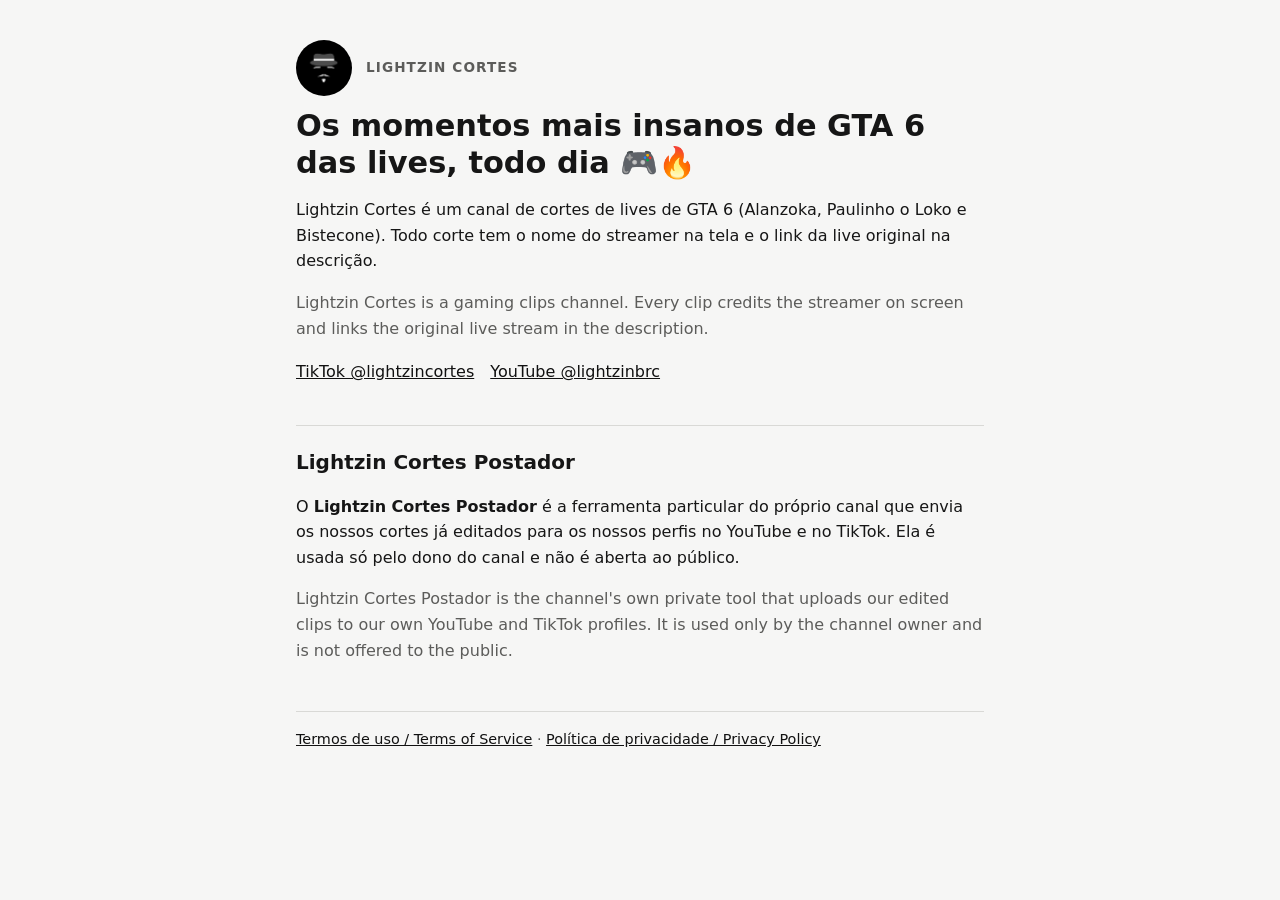
<file: index.html>
<!doctype html>
<html lang="pt-BR">
<head>
<meta charset="utf-8">
<meta name="viewport" content="width=device-width, initial-scale=1">
<title>Lightzin Cortes</title>
<meta name="description" content="Lightzin Cortes: os momentos mais insanos de GTA 6 das lives, todo dia.">
<link rel="icon" href="logo.jpg">
<link rel="stylesheet" href="estilo.css">
</head>
<body>
<main>
  <header><img src="logo.jpg" alt="Logo do Lightzin Cortes"><div class="marca">Lightzin Cortes</div></header>
  <h1>Os momentos mais insanos de GTA 6 das lives, todo dia 🎮🔥</h1>
  <p>Lightzin Cortes é um canal de cortes de lives de GTA 6 (Alanzoka, Paulinho o Loko e Bistecone). Todo corte tem o nome do streamer na tela e o link da live original na descrição.</p>
  <p class="en">Lightzin Cortes is a gaming clips channel. Every clip credits the streamer on screen and links the original live stream in the description.</p>
  <nav>
    <a href="https://www.tiktok.com/@lightzincortes">TikTok @lightzincortes</a>
    <a href="https://www.youtube.com/@lightzinbrc">YouTube @lightzinbrc</a>
  </nav>
  <h2>Lightzin Cortes Postador</h2>
  <p>O <strong>Lightzin Cortes Postador</strong> é a ferramenta particular do próprio canal que envia os nossos cortes já editados para os nossos perfis no YouTube e no TikTok. Ela é usada só pelo dono do canal e não é aberta ao público.</p>
  <p class="en">Lightzin Cortes Postador is the channel's own private tool that uploads our edited clips to our own YouTube and TikTok profiles. It is used only by the channel owner and is not offered to the public.</p>
  <footer>
    <a href="termos.html">Termos de uso / Terms of Service</a> ·
    <a href="privacidade.html">Política de privacidade / Privacy Policy</a>
  </footer>
</main>
</body>
</html>
</file>
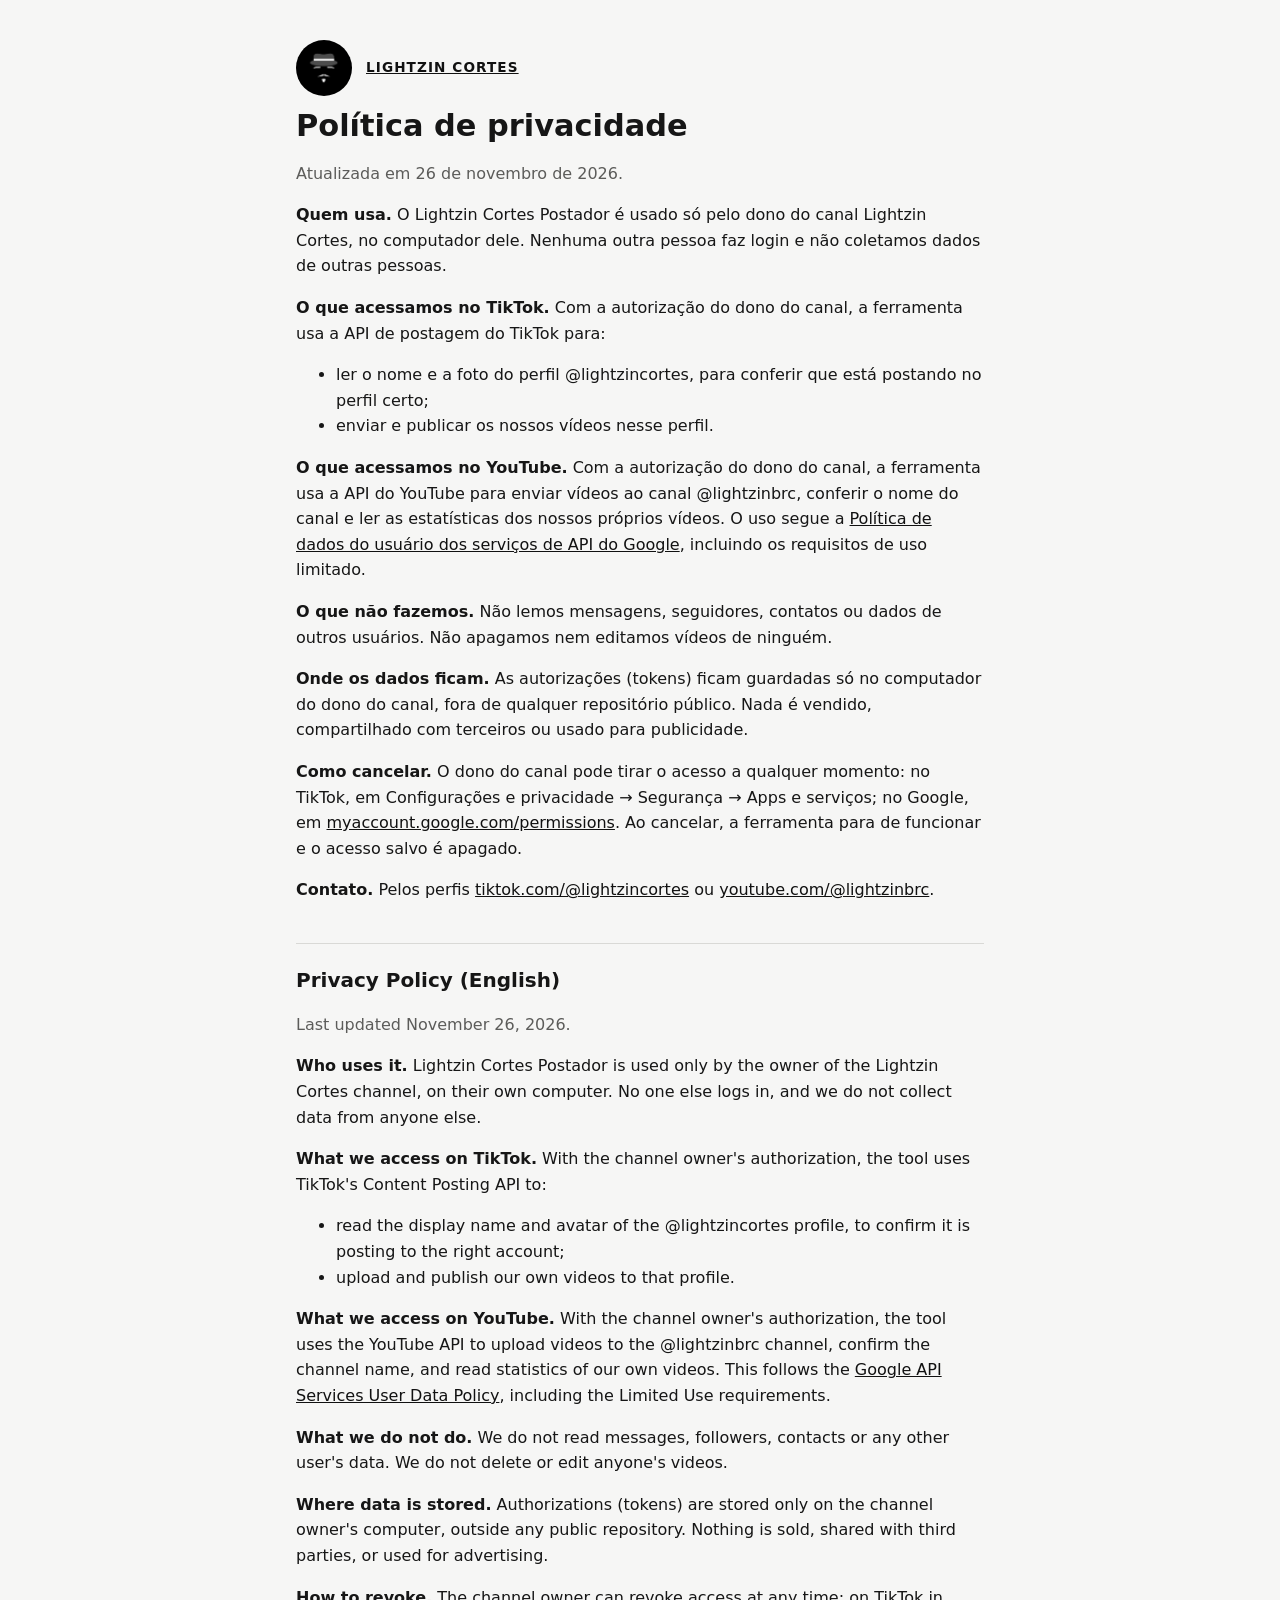
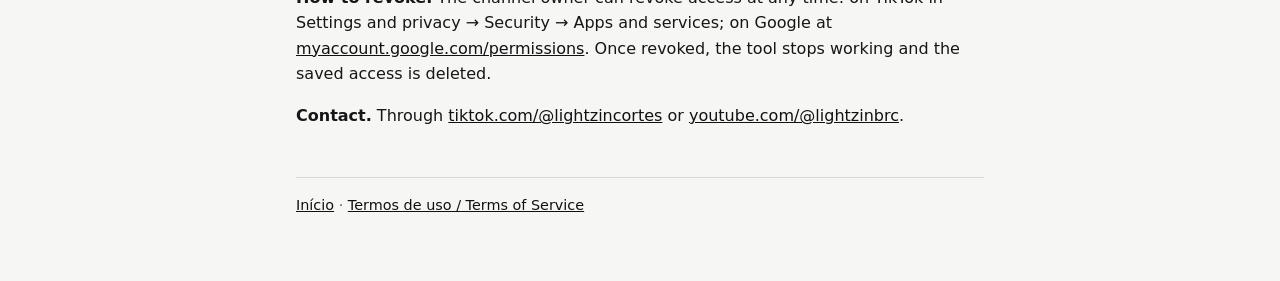
<file: privacidade.html>
<!doctype html>
<html lang="pt-BR">
<head>
<meta charset="utf-8">
<meta name="viewport" content="width=device-width, initial-scale=1">
<title>Política de privacidade · Lightzin Cortes</title>
<link rel="icon" href="logo.jpg">
<link rel="stylesheet" href="estilo.css">
</head>
<body>
<main>
  <header><img src="logo.jpg" alt="Logo do Lightzin Cortes"><div class="marca"><a href="./">Lightzin Cortes</a></div></header>
  <h1>Política de privacidade</h1>
  <p class="data">Atualizada em 26 de novembro de 2026.</p>

  <p><strong>Quem usa.</strong> O Lightzin Cortes Postador é usado só pelo dono do canal Lightzin Cortes, no computador dele. Nenhuma outra pessoa faz login e não coletamos dados de outras pessoas.</p>
  <p><strong>O que acessamos no TikTok.</strong> Com a autorização do dono do canal, a ferramenta usa a API de postagem do TikTok para:</p>
  <ul>
    <li>ler o nome e a foto do perfil @lightzincortes, para conferir que está postando no perfil certo;</li>
    <li>enviar e publicar os nossos vídeos nesse perfil.</li>
  </ul>
  <p><strong>O que acessamos no YouTube.</strong> Com a autorização do dono do canal, a ferramenta usa a API do YouTube para enviar vídeos ao canal @lightzinbrc, conferir o nome do canal e ler as estatísticas dos nossos próprios vídeos. O uso segue a <a href="https://developers.google.com/terms/api-services-user-data-policy">Política de dados do usuário dos serviços de API do Google</a>, incluindo os requisitos de uso limitado.</p>
  <p><strong>O que não fazemos.</strong> Não lemos mensagens, seguidores, contatos ou dados de outros usuários. Não apagamos nem editamos vídeos de ninguém.</p>
  <p><strong>Onde os dados ficam.</strong> As autorizações (tokens) ficam guardadas só no computador do dono do canal, fora de qualquer repositório público. Nada é vendido, compartilhado com terceiros ou usado para publicidade.</p>
  <p><strong>Como cancelar.</strong> O dono do canal pode tirar o acesso a qualquer momento: no TikTok, em Configurações e privacidade → Segurança → Apps e serviços; no Google, em <a href="https://myaccount.google.com/permissions">myaccount.google.com/permissions</a>. Ao cancelar, a ferramenta para de funcionar e o acesso salvo é apagado.</p>
  <p><strong>Contato.</strong> Pelos perfis <a href="https://www.tiktok.com/@lightzincortes">tiktok.com/@lightzincortes</a> ou <a href="https://www.youtube.com/@lightzinbrc">youtube.com/@lightzinbrc</a>.</p>

  <h2 lang="en">Privacy Policy (English)</h2>
  <div lang="en">
  <p class="data">Last updated November 26, 2026.</p>
  <p><strong>Who uses it.</strong> Lightzin Cortes Postador is used only by the owner of the Lightzin Cortes channel, on their own computer. No one else logs in, and we do not collect data from anyone else.</p>
  <p><strong>What we access on TikTok.</strong> With the channel owner's authorization, the tool uses TikTok's Content Posting API to:</p>
  <ul>
    <li>read the display name and avatar of the @lightzincortes profile, to confirm it is posting to the right account;</li>
    <li>upload and publish our own videos to that profile.</li>
  </ul>
  <p><strong>What we access on YouTube.</strong> With the channel owner's authorization, the tool uses the YouTube API to upload videos to the @lightzinbrc channel, confirm the channel name, and read statistics of our own videos. This follows the <a href="https://developers.google.com/terms/api-services-user-data-policy">Google API Services User Data Policy</a>, including the Limited Use requirements.</p>
  <p><strong>What we do not do.</strong> We do not read messages, followers, contacts or any other user's data. We do not delete or edit anyone's videos.</p>
  <p><strong>Where data is stored.</strong> Authorizations (tokens) are stored only on the channel owner's computer, outside any public repository. Nothing is sold, shared with third parties, or used for advertising.</p>
  <p><strong>How to revoke.</strong> The channel owner can revoke access at any time: on TikTok in Settings and privacy → Security → Apps and services; on Google at <a href="https://myaccount.google.com/permissions">myaccount.google.com/permissions</a>. Once revoked, the tool stops working and the saved access is deleted.</p>
  <p><strong>Contact.</strong> Through <a href="https://www.tiktok.com/@lightzincortes">tiktok.com/@lightzincortes</a> or <a href="https://www.youtube.com/@lightzinbrc">youtube.com/@lightzinbrc</a>.</p>
  </div>
  <footer><a href="./">Início</a> · <a href="termos.html">Termos de uso / Terms of Service</a></footer>
</main>
</body>
</html>
</file>
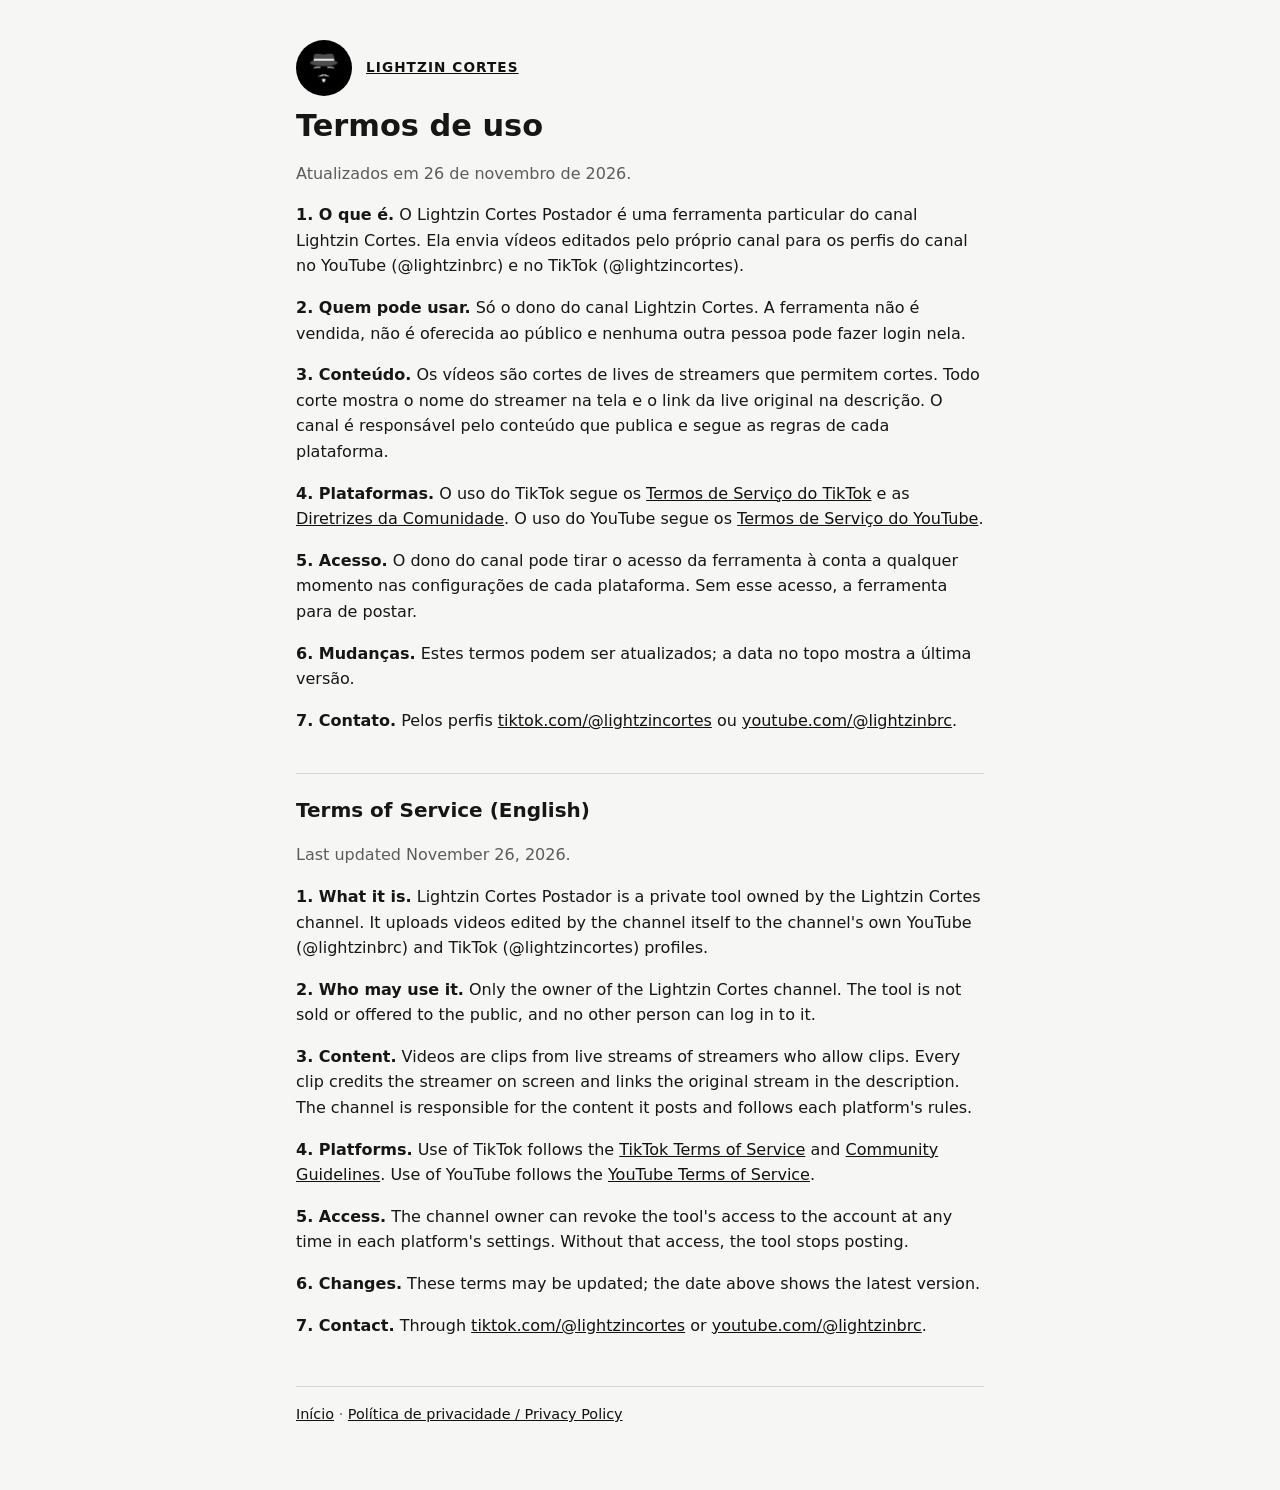
<file: termos.html>
<!doctype html>
<html lang="pt-BR">
<head>
<meta charset="utf-8">
<meta name="viewport" content="width=device-width, initial-scale=1">
<title>Termos de uso · Lightzin Cortes</title>
<link rel="icon" href="logo.jpg">
<link rel="stylesheet" href="estilo.css">
</head>
<body>
<main>
  <header><img src="logo.jpg" alt="Logo do Lightzin Cortes"><div class="marca"><a href="./">Lightzin Cortes</a></div></header>
  <h1>Termos de uso</h1>
  <p class="data">Atualizados em 26 de novembro de 2026.</p>

  <p><strong>1. O que é.</strong> O Lightzin Cortes Postador é uma ferramenta particular do canal Lightzin Cortes. Ela envia vídeos editados pelo próprio canal para os perfis do canal no YouTube (@lightzinbrc) e no TikTok (@lightzincortes).</p>
  <p><strong>2. Quem pode usar.</strong> Só o dono do canal Lightzin Cortes. A ferramenta não é vendida, não é oferecida ao público e nenhuma outra pessoa pode fazer login nela.</p>
  <p><strong>3. Conteúdo.</strong> Os vídeos são cortes de lives de streamers que permitem cortes. Todo corte mostra o nome do streamer na tela e o link da live original na descrição. O canal é responsável pelo conteúdo que publica e segue as regras de cada plataforma.</p>
  <p><strong>4. Plataformas.</strong> O uso do TikTok segue os <a href="https://www.tiktok.com/legal/terms-of-service">Termos de Serviço do TikTok</a> e as <a href="https://www.tiktok.com/community-guidelines">Diretrizes da Comunidade</a>. O uso do YouTube segue os <a href="https://www.youtube.com/t/terms">Termos de Serviço do YouTube</a>.</p>
  <p><strong>5. Acesso.</strong> O dono do canal pode tirar o acesso da ferramenta à conta a qualquer momento nas configurações de cada plataforma. Sem esse acesso, a ferramenta para de postar.</p>
  <p><strong>6. Mudanças.</strong> Estes termos podem ser atualizados; a data no topo mostra a última versão.</p>
  <p><strong>7. Contato.</strong> Pelos perfis <a href="https://www.tiktok.com/@lightzincortes">tiktok.com/@lightzincortes</a> ou <a href="https://www.youtube.com/@lightzinbrc">youtube.com/@lightzinbrc</a>.</p>

  <h2 lang="en">Terms of Service (English)</h2>
  <div lang="en">
  <p class="data">Last updated November 26, 2026.</p>
  <p><strong>1. What it is.</strong> Lightzin Cortes Postador is a private tool owned by the Lightzin Cortes channel. It uploads videos edited by the channel itself to the channel's own YouTube (@lightzinbrc) and TikTok (@lightzincortes) profiles.</p>
  <p><strong>2. Who may use it.</strong> Only the owner of the Lightzin Cortes channel. The tool is not sold or offered to the public, and no other person can log in to it.</p>
  <p><strong>3. Content.</strong> Videos are clips from live streams of streamers who allow clips. Every clip credits the streamer on screen and links the original stream in the description. The channel is responsible for the content it posts and follows each platform's rules.</p>
  <p><strong>4. Platforms.</strong> Use of TikTok follows the <a href="https://www.tiktok.com/legal/terms-of-service">TikTok Terms of Service</a> and <a href="https://www.tiktok.com/community-guidelines">Community Guidelines</a>. Use of YouTube follows the <a href="https://www.youtube.com/t/terms">YouTube Terms of Service</a>.</p>
  <p><strong>5. Access.</strong> The channel owner can revoke the tool's access to the account at any time in each platform's settings. Without that access, the tool stops posting.</p>
  <p><strong>6. Changes.</strong> These terms may be updated; the date above shows the latest version.</p>
  <p><strong>7. Contact.</strong> Through <a href="https://www.tiktok.com/@lightzincortes">tiktok.com/@lightzincortes</a> or <a href="https://www.youtube.com/@lightzinbrc">youtube.com/@lightzinbrc</a>.</p>
  </div>
  <footer><a href="./">Início</a> · <a href="privacidade.html">Política de privacidade / Privacy Policy</a></footer>
</main>
</body>
</html>
</file>
<file: estilo.css>
:root{--bg:#f6f6f5;--fg:#161616;--muted:#5c5c5a;--line:#d9d9d6;--accent:#111}
@media (prefers-color-scheme:dark){:root{--bg:#121212;--fg:#ececea;--muted:#a3a3a0;--line:#2c2c2b;--accent:#fff;color-scheme:dark}}
*{box-sizing:border-box}
body{margin:0;background:var(--bg);color:var(--fg);font-family:system-ui,-apple-system,"Segoe UI",Roboto,sans-serif;line-height:1.6}
main{max-width:720px;margin:0 auto;padding:40px 16px 64px}
header{display:flex;align-items:center;gap:14px;margin-bottom:8px}
header img{width:56px;height:56px;border-radius:50%}
.marca{font-weight:800;letter-spacing:.08em;text-transform:uppercase;font-size:.85rem;color:var(--muted)}
h1{font-size:1.9rem;line-height:1.2;margin:.4em 0}
h2{font-size:1.25rem;margin:2em 0 .4em;padding-top:1em;border-top:1px solid var(--line)}
.data,.en{color:var(--muted)}
a{color:var(--accent)}
nav{margin:18px 0 6px;display:flex;gap:16px;flex-wrap:wrap}
footer{margin-top:48px;padding-top:16px;border-top:1px solid var(--line);color:var(--muted);font-size:.9rem}
</file>
